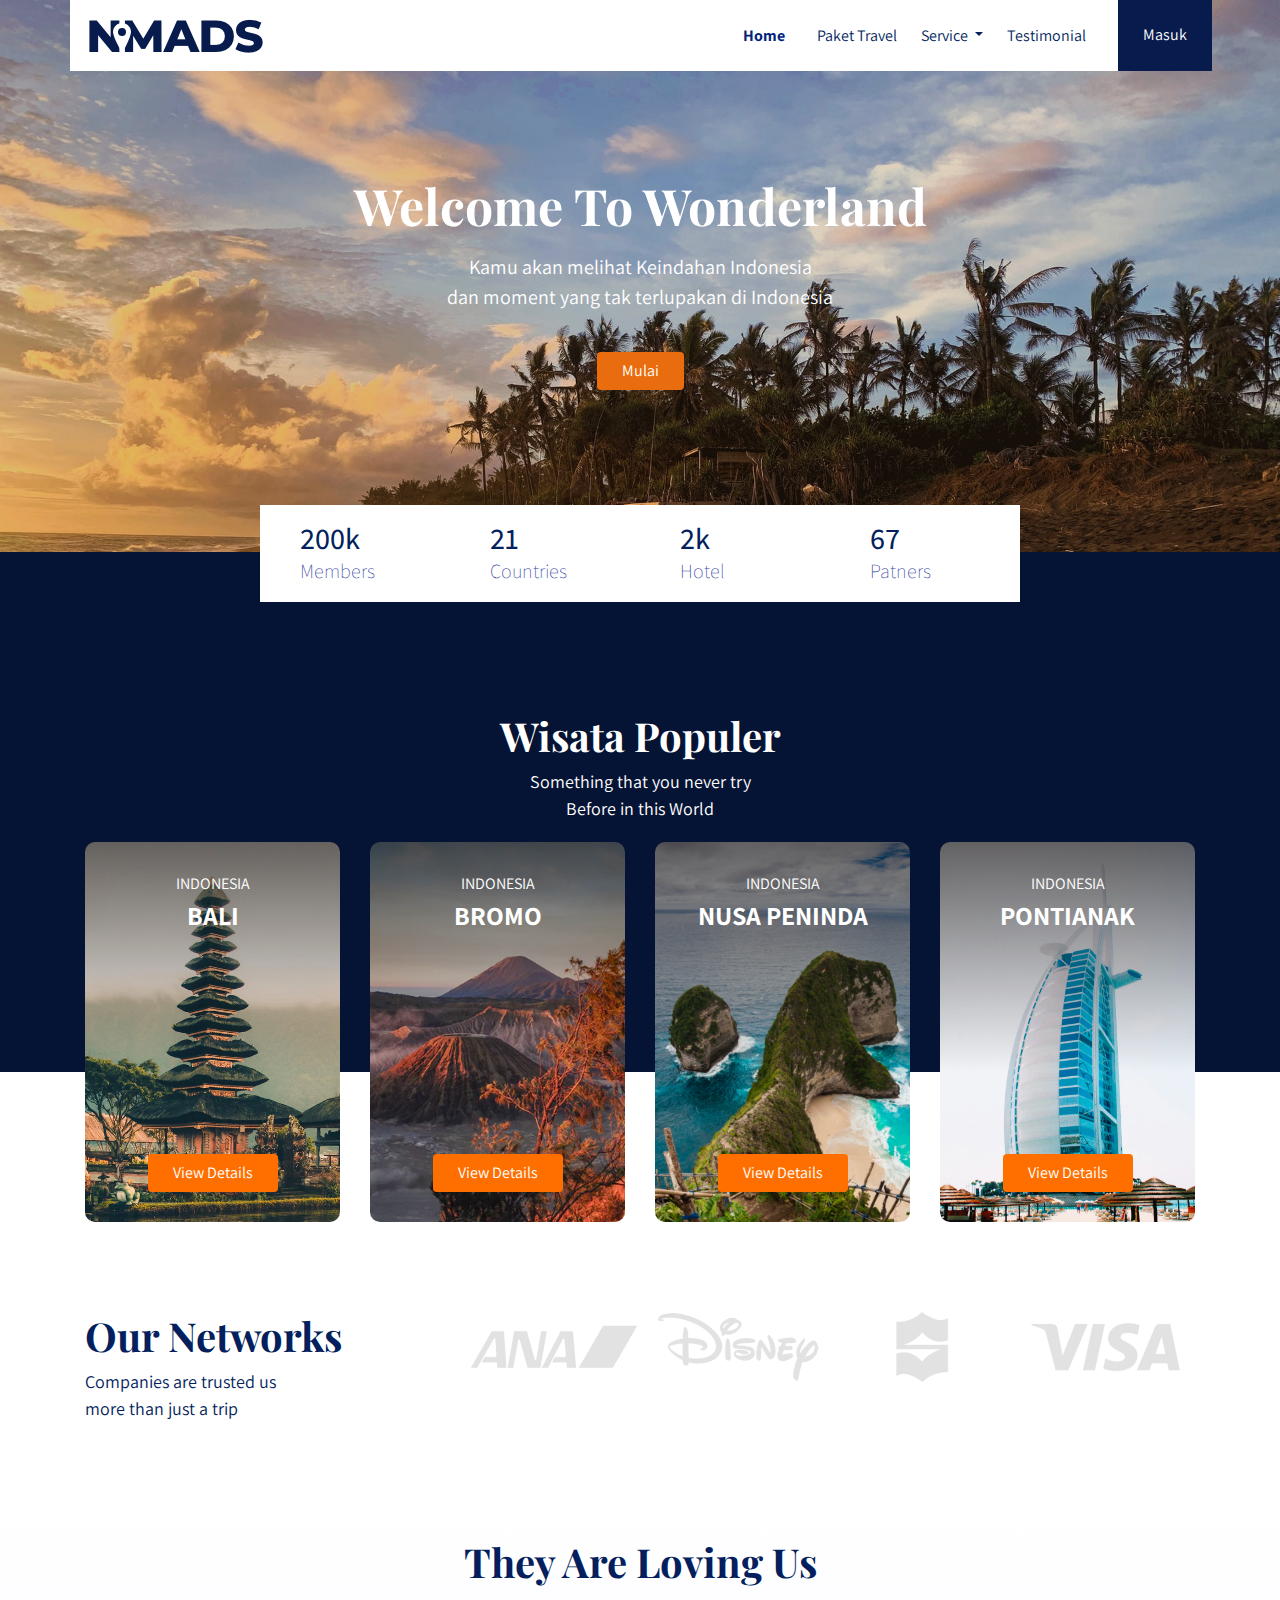
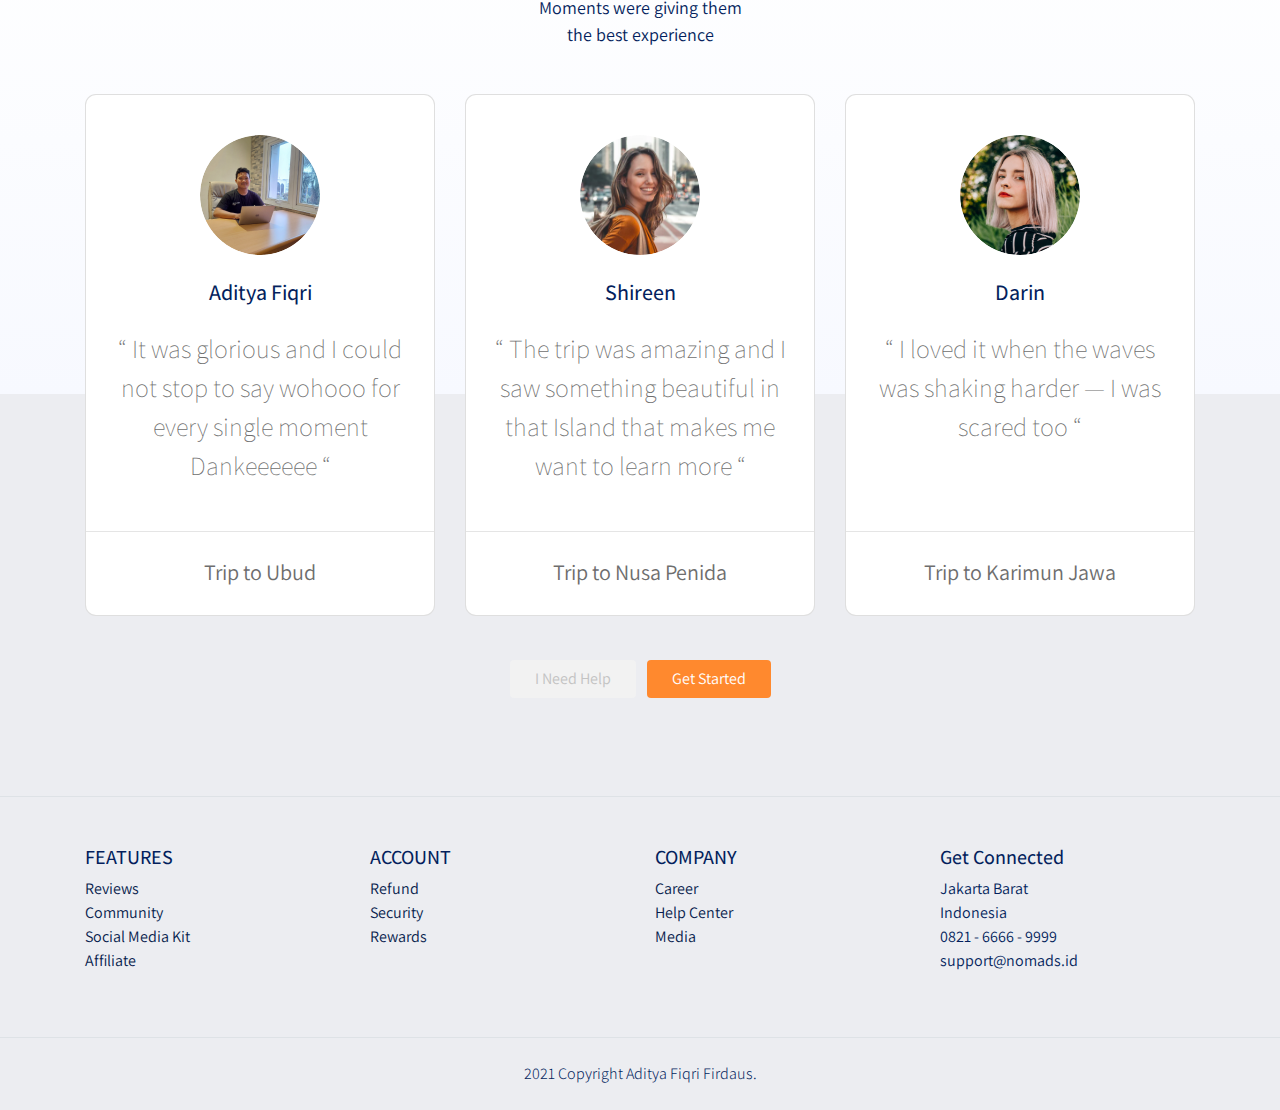
<file: index.html>
<!DOCTYPE html>
<html lang="en">
<head>
    <meta charset="UTF-8">
    <meta http-equiv="X-UA-Compatible" content="IE=edge">
    <meta name="viewport" content="width=device-width, initial-scale=1.0">
    <title>Travel</title>
    <link rel="stylesheet" href="frontend/libraries/css/bootstrap.css">
    <link rel="stylesheet" href="frontend/styles/main.css">
    <link
      href="https://fonts.googleapis.com/css?family=Assistant:200,400,700&&display=swap"
      rel="stylesheet"
    />
    <link
      href="https://fonts.googleapis.com/css?family=Playfair+Display:400,700&display=swap"
      rel="stylesheet"
    />
</head>
<body>
    <!-- Navbar -->
    <div class="container">
        <nav class="row navbar navbar-expand-lg navbar-light bg-white">
             <a href="#" class="nav-brand">
                 <img src="frontend/img/logo.png" alt="Logo NOMADS">
             </a>
             <button 
             class="navbar-toggler navbar-toggler-right"
             type="button"
             data-toggle="collapse"
             data-target="#navb"
             >
                <span class="navbar-toggler-icon"></span>

             </button>

             <div class="collapse navbar-collapse" id="navb">
                <ul class="navbar-nav ml-auto mr-3">
                    <li class="nav-item mx-md-2">
                        <a href="" class="nav-link active">Home</a>
                    </li>
                     <li class="nav-item mx-md-2">
                        <a href="detail.html" class="nav-link">Paket Travel</a>
                    </li>
                    <li class="nav-item dropdown">
                        <a href="#" class="nav-link dropdown-toggle" id="navbardrop"
                        data-toggle="dropdown">
                        Service
                    </a>
                    <div class="dropdown-menu">
                        <a href="" class="dropdown-item">Link</a>
                        <a href="" class="dropdown-item">link</a>
                        <a href="" class="dropdown-item">link</a>
                    </div>
                    </li>
                     <li class="nav-item mx-md-2">
                        <a href="" class="nav-link">Testimonial</a>
                    </li> 
                </ul>
                <!-- Mobile button -->
                <form class="form-inline d-sm-block d-md-none">
                    <button class="btn btn-login my-2 my-sm-0">
                    Masuk
                    </button>
                </form>
                <!-- Desktop Button -->
                <form class="form-inline my-2 my-lg-0 d-none d-md-block">
                    <button class="btn btn-login btn-navbar-right my-2 my-sm-0 px-4">
                    Masuk
                    </button>
                </form>
             </div>
        </nav>
    </div>
   
    <!-- Header -->
    <header class="text-center">
        <h1>Welcome To Wonderland</h1>
        <p class="mt-3">Kamu akan melihat Keindahan Indonesia
            <br />
           dan moment yang tak terlupakan di Indonesia
        </p>
        <a href="#" class="btn btn-get-started px-4 mt-4">
            Mulai
        </a>
    </header>
    <main>
        <div class="container">
            <section class="section-stats row justify-content-center" id="stats">
                <div class="col-3 col-md-2 stats-detail">
                    <h2>200k</h2>
                    <p>Members</p>
                </div>
                 <div class="col-3 col-md-2 stats-detail">
                    <h2>21</h2>
                    <p>Countries</p>
                </div>
                 <div class="col-3 col-md-2 stats-detail">
                    <h2>2k</h2>
                    <p>Hotel</p>
                </div>
                 <div class="col-3 col-md-2 stats-detail">
                    <h2>67</h2>
                    <p>Patners</p>
                </div>
            </section>
        </div>
        
        <section class="section-popular" id="popular">
            <div class="container">
                <div class="row">
                    <div class="col text-center section-popular-heading">
                        <h2>Wisata Populer</h2>
                        <p>
                            Something that you never try
                            <br />
                            Before in this World
                        </p>
                    </div>
                </div>
            </div>
        </section>

        <section class="section-popular-content" id="popularContent">
            <div class="container">
                <div class="section-popular-travel row justify-content-center">
                    <div class="col-sm-6 col-md-4 col-lg-3">
                        <div class="card-travel text-center d-flex flex-column"
                        style="background-image: url('frontend/img/travel-1.jpg');">
                            <div class="travel-negara">INDONESIA</div>
                            <div class="travel-lokasi"><b>BALI</b></div>
                            <div class="travel-button mt-auto">
                                <a href="#" class="btn btn-travel-details px-4">
                                    View Details
                                </a>
                            </div>
                        </div>
                    </div>
                    <div class="col-sm-6 col-md-4 col-lg-3">
                        <div class="card-travel text-center d-flex flex-column"
                        style="background-image: url('frontend/img/travel-2.jpg');">
                            <div class="travel-negara">INDONESIA</div>
                            <div class="travel-lokasi"><b>BROMO</b></div>
                            <div class="travel-button mt-auto">
                                <a href="#" class="btn btn-travel-details px-4">
                                    View Details
                                </a>
                            </div>
                        </div>
                    </div>
                    <div class="col-sm-6 col-md-4 col-lg-3">
                        <div class="card-travel text-center d-flex flex-column"
                        style="background-image: url('frontend/img/travel-3.jpg');">
                            <div class="travel-negara">INDONESIA</div>
                            <div class="travel-lokasi"><b>NUSA PENINDA</b></div>
                            <div class="travel-button mt-auto">
                                <a href="#" class="btn btn-travel-details px-4">
                                    View Details
                                </a>
                            </div>
                        </div>
                    </div>
                    <div class="col-sm-6 col-md-4 col-lg-3">
                        <div class="card-travel text-center d-flex flex-column"
                        style="background-image: url('frontend/img/travel-4.jpg');">
                            <div class="travel-negara">INDONESIA</div>
                            <div class="travel-lokasi"><b>PONTIANAK</b></div>
                            <div class="travel-button mt-auto">
                                <a href="#" class="btn btn-travel-details px-4">
                                    View Details
                                </a>
                            </div>
                        </div>
                    </div>
                </div>
            </div>
        </section>

        <section class="section-networks">
            <div class="container">
                <div class="row">
                    <div class="col-md-4">
                        <h2>Our Networks</h2>
                        <p>
                            Companies are trusted us
                            <br />
                            more than just a trip
                        </p>
                    </div>
                    <div class="col-md-8 text-center">
                        <img src="frontend/img/partner.png" 
                        alt="Logo Partner" 
                        class="img-partner" />
                    </div>
                </div>
            </div>
        </section>

        <section class="section-testimonial-heading"
        id="testimonialHeading">
        <div class="container">
            <div class="row">
                <div class="col text-center">
                   <h2>They Are Loving Us</h2>
                    <p>
                        Moments were giving them
                        <br />
                        the best experience
                    </p>
                </div>
            </div>
        </div>
        </section>

        <section class="section-testimonials-content" id="testimonialsContent">
        <div class="container">
          <div class="section-popular-travel row justify-content-center match-height">
            <div class="col-sm-6 col-md-6 col-lg-4">
              <div class="card card-testimonial text-center">
                <div class="testimonial-content">
                  <img
                    src="frontend/img/testi.png"
                    alt=""
                    class="mb-4 rounded-circle"
                  />
                  <h3 class="mb-4">Aditya Fiqri</h3>
                  <p class="testimonials">
                    “ It was glorious and I could not stop to say wohooo for
                    every single moment Dankeeeeee “
                  </p>
                </div>
                <hr />
                <p class="trip-to mt-2">Trip to Ubud</p>
              </div>
            </div>
            <div class="col-sm-6 col-md-6 col-lg-4">
              <div class="card card-testimonial text-center">
                <div class="testimonial-content">
                  <img
                    src="frontend/img/avatar-2.png"
                    alt=""
                    class="mb-4 rounded-circle"
                  />
                  <h3 class="mb-4">Shireen</h3>
                  <p class="testimonials">
                    “ The trip was amazing and I saw something beautiful in that
                    Island that makes me want to learn more “
                  </p>
                </div>
                <hr />
                <p class="trip-to mt-2">Trip to Nusa Penida</p>
              </div>
            </div>
            <div class="col-sm-6 col-md-6 col-lg-4">
              <div class="card card-testimonial text-center">
                <div class="testimonial-content mb-auto">
                  <img
                    src="frontend/img/avatar-3.png"
                    alt=""
                    class="mb-4 rounded-circle"
                  />
                  <h3 class="mb-4">Darin</h3>
                  <p class="testimonials">
                    “ I loved it when the waves was shaking harder — I was
                    scared too “
                  </p>
                </div>
                <hr />
                <p class="trip-to mt-2">Trip to Karimun Jawa</p>
              </div>
            </div>
          </div>
          <div class="row">
            <div class="col-12 text-center">
              <a href="#" class="btn btn-need-help px-4 mt-4 mx-1">
                I Need Help
              </a>
              <a href="#" class="btn btn-get-started px-4 mt-4 mx-1">
                Get Started
              </a>
            </div>
          </div>
        </div>
      </section>

    </main>
    
    <footer class="section-footer mt-5 mb-4 border-top">
      <div class="container pt-5 pb-5">
        <div class="row justify-content-center">
          <div class="col-12">
            <div class="row">
              <div class="col-12">
                <div class="row">
                  <div class="col-12 col-lg-3">
                    <h5>FEATURES</h5>
                    <ul class="list-unstyled">
                      <li>
                        <a href="#">Reviews</a>
                      </li>
                      <li>
                        <a href="#">Community</a>
                      </li>
                      <li>
                        <a href="#">Social Media Kit</a>
                      </li>
                      <li>
                        <a href="#">Affiliate</a>
                      </li>
                    </ul>
                  </div>
                  <div class="col-12 col-lg-3">
                    <h5>ACCOUNT</h5>
                    <ul class="list-unstyled">
                      <li><a href="#">Refund</a></li>
                      <li><a href="#">Security</a></li>
                      <li><a href="#">Rewards</a></li>
                    </ul>
                  </div>
                  <div class="col-12 col-lg-3">
                    <h5>COMPANY</h5>
                    <ul class="list-unstyled">
                      <li><a href="#">Career</a></li>
                      <li><a href="#">Help Center</a></li>
                      <li><a href="#">Media</a></li>
                    </ul>
                  </div>
                  <div class="col-12 col-lg-3">
                    <h5>Get Connected</h5>
                    <ul class="list-unstyled">
                      <li>Jakarta Barat</li>
                      <li>Indonesia</li>
                      <li>0821 - 6666 - 9999</li>
                      <li>support@nomads.id</li>
                    </ul>
                  </div>
                </div>
              </div>
            </div>
          </div>
        </div>
      </div>
      <div class="container-fluid">
        <div
          class="row border-top justify-content-center align-items-center pt-4"
        >
          <div class="col-auto text-gray-500 font-weight-light">
            2021 Copyright Aditya Fiqri Firdaus.
          </div>
        </div>
      </div>
    </footer> 




    <script src="frontend/libraries/retina/retina.min.js"></script>
    <script src="frontend/libraries/jquery/jquery-3.6.0.min.js"></script>
    <script src="frontend/libraries/js/bootstrap.js"></script>
</body>
</html>
</file>
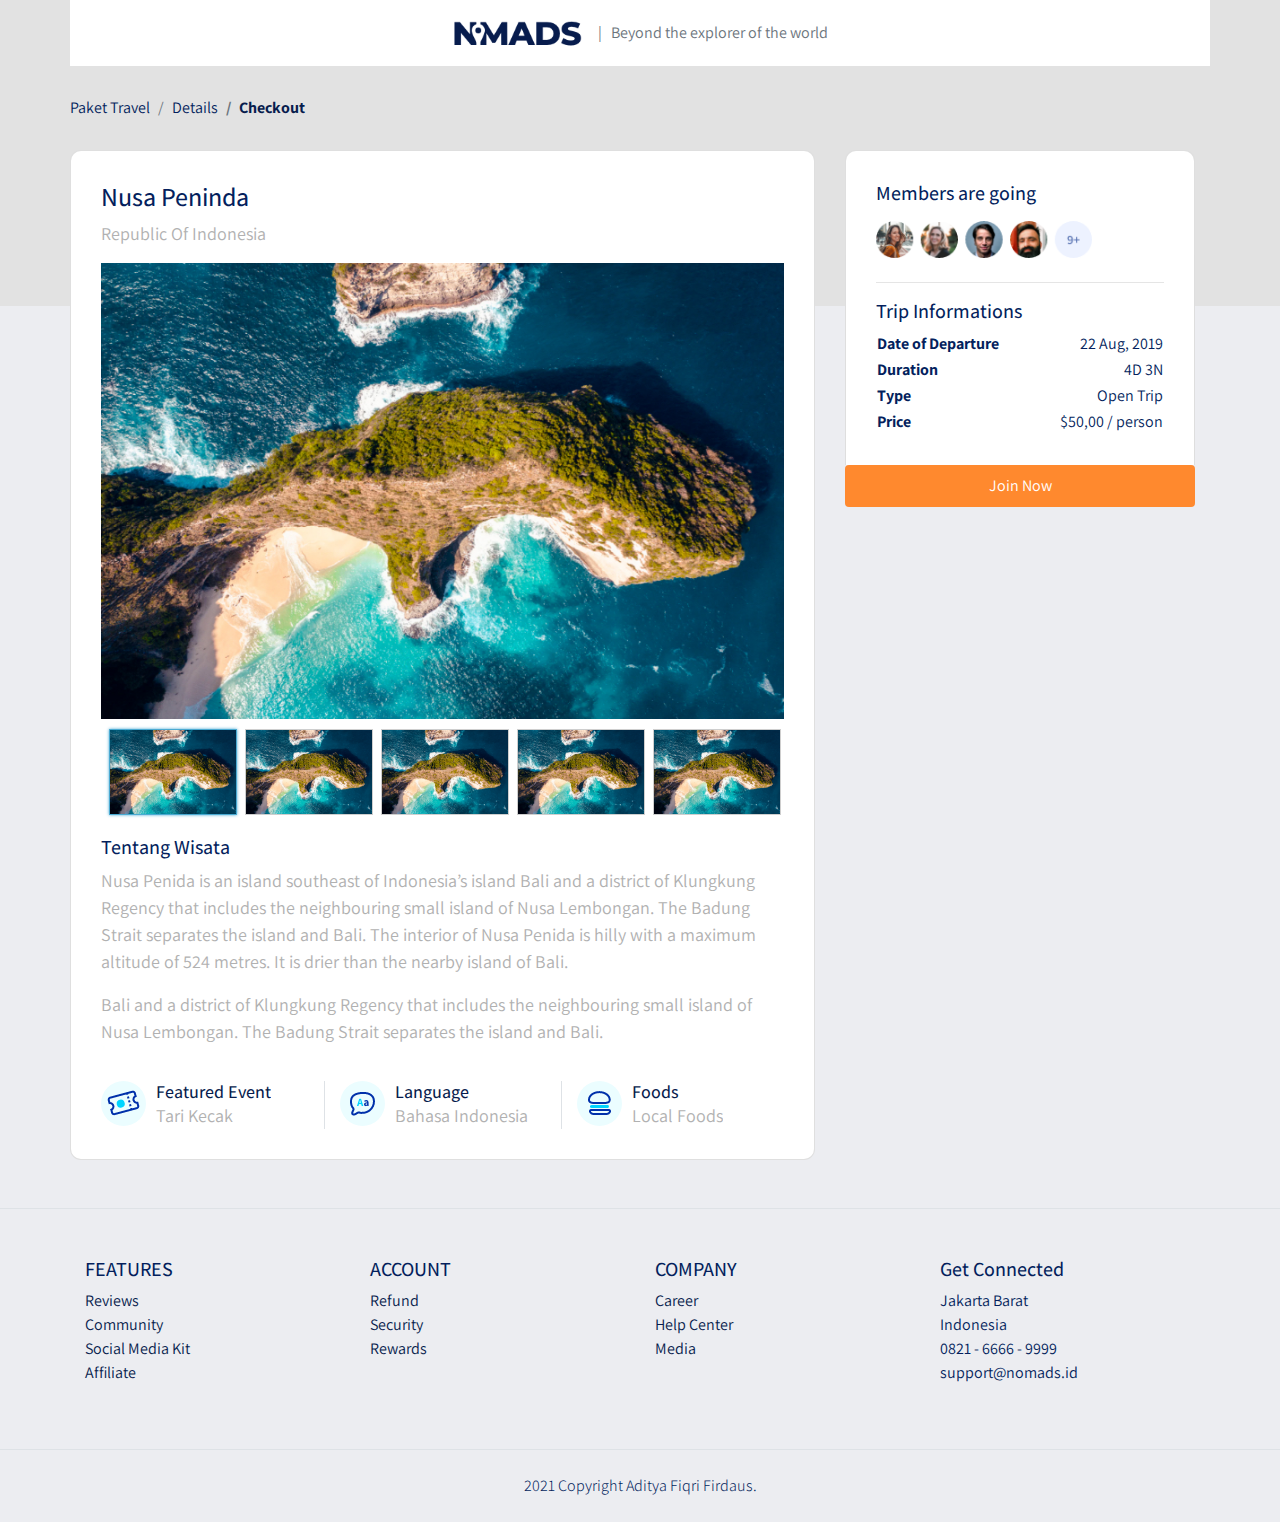
<file: checkout.html>
<!DOCTYPE html>
<html lang="en">
<head>
    <meta charset="UTF-8">
    <meta http-equiv="X-UA-Compatible" content="IE=edge">
    <meta name="viewport" content="width=device-width, initial-scale=1.0">
    <title>CheckOut</title>
    <link rel="stylesheet" href="frontend/libraries/css/bootstrap.css">
    <link rel="stylesheet" href="frontend/libraries/xzoom/dist/xzoom.css">
    <link rel="stylesheet" href="frontend/styles/main.css">
    
    <link
      href="https://fonts.googleapis.com/css?family=Assistant:200,400,700&&display=swap"
      rel="stylesheet"
    />
    <link
      href="https://fonts.googleapis.com/css?family=Playfair+Display:400,700&display=swap"
      rel="stylesheet"
    />
</head>
<body>
    <!-- Navbar -->
    <div class="container">
        <nav class="row navbar navbar-expand-lg navbar-light bg-white">
          <div class="navbar-nav ml-auto mr-auto mr-sm-auto mr-lg-0 mr-md-auto">
            <a class="navbar-brand" href="index.html">
              <img src="frontend/img/logo.png" alt="" />
            </a>
          </div>
          <ul class="navbar-nav mr-auto d-none d-lg-block">
            <li>
              <span class="text-muted"
                >| &nbsp; Beyond the explorer of the world</span
              >
            </li>
          </ul>
        </nav>
    </div>
   
    <main>
      <section class="section-details-header"></section>
      <section class="section-details-content">
        <div class="container">
          <div class="row">
            <div class="col p-0">
              <nav>
                <ol class="breadcrumb">
                  <li class="breadcrumb-item">
                    Paket Travel
                  </li>
                  <li class="breadcrumb-item ">
                    Details
                  </li>
                  <li class="breadcrumb-item active">
                    Checkout
                  </li>
                </ol>
              </nav>
            </div>
          </div>
          <div class="row">
            <div class="col-lg-8 pl-lg-0">
              <div class="card card-details">
                <h1>
                  Nusa Peninda
                </h1>
                <p>Republic Of Indonesia</p>
                <div class="gallery">
                  <div class="xzoom-container">
                    <img
                      class="xzoom"
                      id="xzoom-default"
                      src="frontend/img/details-1.jpg"
                      xoriginal="frontend/img/details-1.jpg"
                    />
                  </div>
                  <div class="xzoom-thumbs">
                    <a href="frontend/img/details-1.jpg">
                    <img 
                    src="frontend/img/details-1.jpg" 
                    class="xzoom-gallery" 
                    width="128" 
                    xpreview="frontend/img/details-1.jpg" 
                  />
                  </a>
                  <a href="frontend/img/details-1.jpg">
                    <img 
                    src="frontend/img/details-1.jpg" 
                    class="xzoom-gallery" 
                    width="128" 
                    xpreview="frontend/img/details-1.jpg" 
                    />
                  </a>
                  <a href="frontend/img/details-1.jpg">
                    <img 
                    src="frontend/img/details-1.jpg" 
                    class="xzoom-gallery" 
                    width="128" 
                    xpreview="frontend/img/details-1.jpg" 
                  />
                  </a>
                  <a href="frontend/img/details-1.jpg">
                    <img 
                    src="frontend/img/details-1.jpg" 
                    class="xzoom-gallery" 
                    width="128" 
                    xpreview="frontend/img/details-1.jpg" 
                  />
                  </a>
                  <a href="frontend/img/details-1.jpg">
                    <img 
                    
                    src="frontend/img/details-1.jpg" 
                    class="xzoom-gallery" 
                    width="128" 
                    xpreview="frontend/img/details-1.jpg"
                  />
                  </a>
                  </div>
                </div>
                <h2>Tentang Wisata</h2>
                <p>
                    Nusa Penida is an island southeast of Indonesia’s island
                    Bali and a district of Klungkung Regency that includes the
                    neighbouring small island of Nusa Lembongan. The Badung
                    Strait separates the island and Bali. The interior of Nusa
                    Penida is hilly with a maximum altitude of 524 metres. It is
                    drier than the nearby island of Bali.
                  </p>
                  <p>
                    Bali and a district of Klungkung Regency that includes the
                    neighbouring small island of Nusa Lembongan. The Badung
                    Strait separates the island and Bali.
                  </p>
                  <div class="features row">
                    <div class="col-md-4">
                      <img 
                      src="frontend/img/ic_event.png" 
                      alt="" 
                      class="features-image">
                      <div class="description">
                        <h3>Featured Event</h3>
                        <p>Tari Kecak</p>
                      </div>
                    </div>
                    <div class="col-md-4 border-left">
                      <img 
                      src="frontend/img/ic_bahasa.png" 
                      alt="" 
                      class="features-image">
                      <div class="description">
                        <h3>Language</h3>
                        <p>Bahasa Indonesia</p>
                      </div>
                    </div>
                    <div class="col-md-4 border-left">
                      <img
                       src="frontend/img/ic_foods.png" 
                       alt="" 
                       class="features-image">
                      <div class="description">
                        <h3>Foods</h3>
                        <p>Local Foods</p>
                      </div>
                    </div>
                  </div>
              </div>
            </div>
            <div class="col-lg-4">
              <div class="card card-details card-right">
                <h2>Members are going</h2>
                <div class="member my-2">
                    <img src="frontend/img/members.png" 
                    class="w-75">
                </div>
                <hr>
                <h2>Trip Informations</h2>
                <table class="trip-informations">
                  <tr>
                    <th width="50%">Date of Departure</th>
                    <td width="50%" class="text-right">22 Aug, 2019</td>
                  </tr>
                  <tr>
                    <th width="50%">Duration</th>
                    <td width="50%" class="text-right">4D 3N</td>
                  </tr>
                  <tr>
                    <th width="50%">Type</th>
                    <td width="50%" class="text-right">Open Trip</td>
                  </tr>
                  <tr>
                    <th width="50%">Price</th>
                    <td width="50%" class="text-right">$50,00 / person</td>
                  </tr>
                </table>
              </div>
              <div class="join-container">
                <a href="#" class="btn btn-block btn-join-now mt-3 py-2"
                  >Join Now</a>
              </div>
            </div>
          </div>
        </div>
      </section>
    </main>

    <footer class="section-footer mt-5 mb-4 border-top">
      <div class="container pt-5 pb-5">
        <div class="row justify-content-center">
          <div class="col-12">
            <div class="row">
              <div class="col-12">
                <div class="row">
                  <div class="col-12 col-lg-3">
                    <h5>FEATURES</h5>
                    <ul class="list-unstyled">
                      <li>
                        <a href="#">Reviews</a>
                      </li>
                      <li>
                        <a href="#">Community</a>
                      </li>
                      <li>
                        <a href="#">Social Media Kit</a>
                      </li>
                      <li>
                        <a href="#">Affiliate</a>
                      </li>
                    </ul>
                  </div>
                  <div class="col-12 col-lg-3">
                    <h5>ACCOUNT</h5>
                    <ul class="list-unstyled">
                      <li><a href="#">Refund</a></li>
                      <li><a href="#">Security</a></li>
                      <li><a href="#">Rewards</a></li>
                    </ul>
                  </div>
                  <div class="col-12 col-lg-3">
                    <h5>COMPANY</h5>
                    <ul class="list-unstyled">
                      <li><a href="#">Career</a></li>
                      <li><a href="#">Help Center</a></li>
                      <li><a href="#">Media</a></li>
                    </ul>
                  </div>
                  <div class="col-12 col-lg-3">
                    <h5>Get Connected</h5>
                    <ul class="list-unstyled">
                      <li>Jakarta Barat</li>
                      <li>Indonesia</li>
                      <li>0821 - 6666 - 9999</li>
                      <li>support@nomads.id</li>
                    </ul>
                  </div>
                </div>
              </div>
            </div>
          </div>
        </div>
      </div>
      <div class="container-fluid">
        <div
          class="row border-top justify-content-center align-items-center pt-4"
        >
          <div class="col-auto text-gray-500 font-weight-light">
            2021 Copyright Aditya Fiqri Firdaus.
          </div>
        </div>
      </div>
    </footer> 




    <script src="frontend/libraries/retina/retina.min.js"></script>
    <script src="frontend/libraries/jquery/jquery-3.6.0.min.js"></script>
    <script src="frontend/libraries/js/bootstrap.js"></script>
    <script src="frontend/libraries/xzoom/dist/xzoom.min.js"></script>
      <script>
      $(document).ready(function() {
        $('.xzoom, .xzoom-gallery').xzoom({
          zoomWidth: 500,
          title: false,
          tint: '#333',
          Xoffset: 15
        });
      });
    </script>
</body>
</html>
</file>
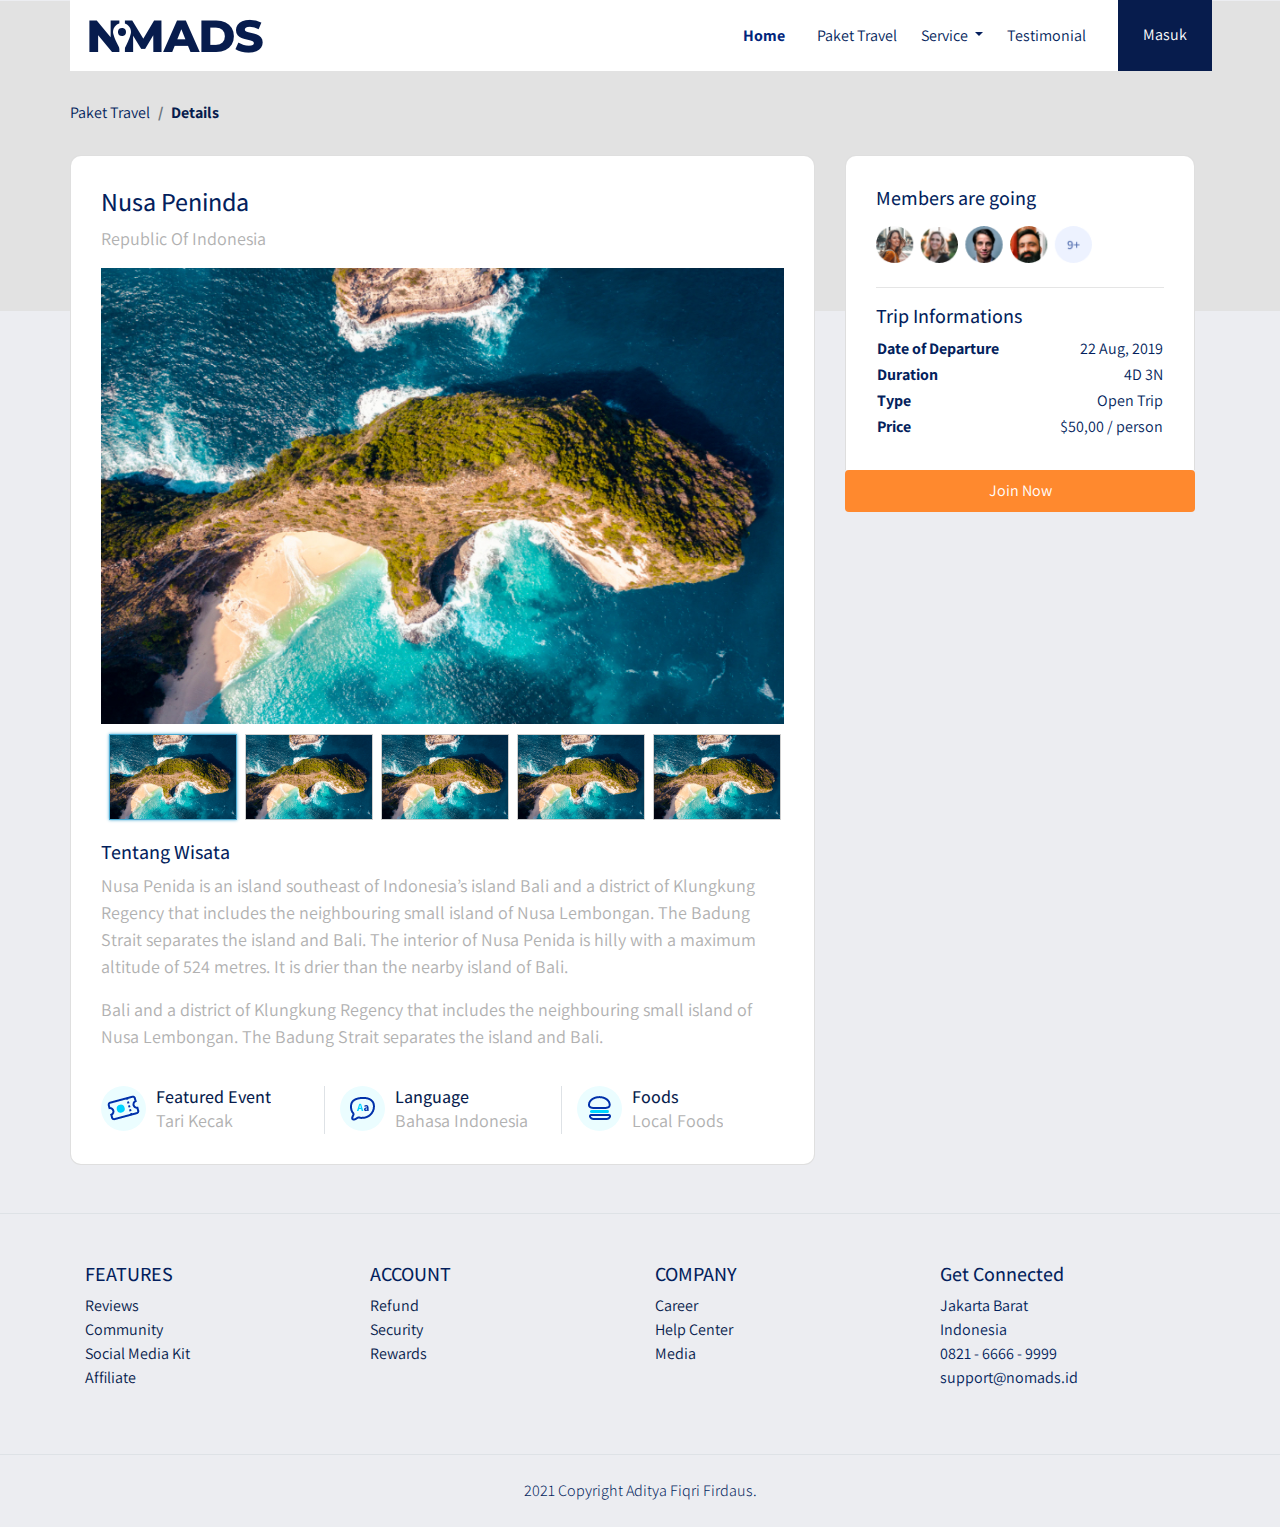
<file: detail.html>
<!DOCTYPE html>
<html lang="en">
<head>
    <meta charset="UTF-8">
    <meta http-equiv="X-UA-Compatible" content="IE=edge">
    <meta name="viewport" content="width=device-width, initial-scale=1.0">
    <title>Detail</title>
    <link rel="stylesheet" href="frontend/libraries/css/bootstrap.css">
    <link rel="stylesheet" href="frontend/libraries/xzoom/dist/xzoom.css">
    <link rel="stylesheet" href="frontend/styles/main.css">
    
    <link
      href="https://fonts.googleapis.com/css?family=Assistant:200,400,700&&display=swap"
      rel="stylesheet"
    />
    <link
      href="https://fonts.googleapis.com/css?family=Playfair+Display:400,700&display=swap"
      rel="stylesheet"
    />
</head>
<body>
    <!-- Navbar -->
    <div class="container">
        <nav class="row navbar navbar-expand-lg navbar-light bg-white">
             <a href="#" class="nav-brand">
                 <img src="frontend/img/logo.png" alt="Logo NOMADS">
             </a>
             <button 
             class="navbar-toggler navbar-toggler-right"
             type="button"
             data-toggle="collapse"
             data-target="#navb"
             >
                <span class="navbar-toggler-icon"></span>

             </button>

             <div class="collapse navbar-collapse" id="navb">
                <ul class="navbar-nav ml-auto mr-3">
                    <li class="nav-item mx-md-2">
                        <a href="index.html" class="nav-link active">Home</a>
                    </li>
                     <li class="nav-item mx-md-2">
                        <a href="detail.html" class="nav-link">Paket Travel</a>
                    </li>
                    <li class="nav-item dropdown">
                        <a href="#" class="nav-link dropdown-toggle" id="navbardrop"
                        data-toggle="dropdown">
                        Service
                    </a>
                    <div class="dropdown-menu">
                        <a href="" class="dropdown-item">Link</a>
                        <a href="" class="dropdown-item">link</a>
                        <a href="" class="dropdown-item">link</a>
                    </div>
                    </li>
                     <li class="nav-item mx-md-2">
                        <a href="" class="nav-link">Testimonial</a>
                    </li> 
                </ul>
                <!-- Mobile button -->
                <form class="form-inline d-sm-block d-md-none">
                    <button class="btn btn-login my-2 my-sm-0">
                    Masuk
                    </button>
                </form>
                <!-- Desktop Button -->
                <form class="form-inline my-2 my-lg-0 d-none d-md-block">
                    <button class="btn btn-login btn-navbar-right my-2 my-sm-0 px-4">
                    Masuk
                    </button>
                </form>
             </div>
        </nav>
    </div>
   
    <main>
      <section class="section-details-header"></section>
      <section class="section-details-content">
        <div class="container">
          <div class="row">
            <div class="col p-0">
              <nav>
                <ol class="breadcrumb">
                  <li class="breadcrumb-item">
                    Paket Travel
                  </li>
                  <li class="breadcrumb-item active">
                    Details
                  </li>
                </ol>
              </nav>
            </div>
          </div>
          <div class="row">
            <div class="col-lg-8 pl-lg-0">
              <div class="card card-details">
                <h1>
                  Nusa Peninda
                </h1>
                <p>Republic Of Indonesia</p>
                <div class="gallery">
                  <div class="xzoom-container">
                    <img
                      class="xzoom"
                      id="xzoom-default"
                      src="frontend/img/details-1.jpg"
                      xoriginal="frontend/img/details-1.jpg"
                    />
                  </div>
                  <div class="xzoom-thumbs">
                    <a href="frontend/img/details-1.jpg">
                    <img 
                    src="frontend/img/details-1.jpg" 
                    class="xzoom-gallery" 
                    width="128" 
                    xpreview="frontend/img/details-1.jpg" 
                  />
                  </a>
                  <a href="frontend/img/details-1.jpg">
                    <img 
                    src="frontend/img/details-1.jpg" 
                    class="xzoom-gallery" 
                    width="128" 
                    xpreview="frontend/img/details-1.jpg" 
                    />
                  </a>
                  <a href="frontend/img/details-1.jpg">
                    <img 
                    src="frontend/img/details-1.jpg" 
                    class="xzoom-gallery" 
                    width="128" 
                    xpreview="frontend/img/details-1.jpg" 
                  />
                  </a>
                  <a href="frontend/img/details-1.jpg">
                    <img 
                    src="frontend/img/details-1.jpg" 
                    class="xzoom-gallery" 
                    width="128" 
                    xpreview="frontend/img/details-1.jpg" 
                  />
                  </a>
                  <a href="frontend/img/details-1.jpg">
                    <img 
                    
                    src="frontend/img/details-1.jpg" 
                    class="xzoom-gallery" 
                    width="128" 
                    xpreview="frontend/img/details-1.jpg"
                  />
                  </a>
                  </div>
                </div>
                <h2>Tentang Wisata</h2>
                <p>
                    Nusa Penida is an island southeast of Indonesia’s island
                    Bali and a district of Klungkung Regency that includes the
                    neighbouring small island of Nusa Lembongan. The Badung
                    Strait separates the island and Bali. The interior of Nusa
                    Penida is hilly with a maximum altitude of 524 metres. It is
                    drier than the nearby island of Bali.
                  </p>
                  <p>
                    Bali and a district of Klungkung Regency that includes the
                    neighbouring small island of Nusa Lembongan. The Badung
                    Strait separates the island and Bali.
                  </p>
                  <div class="features row">
                    <div class="col-md-4">
                      <img 
                      src="frontend/img/ic_event.png" 
                      alt="" 
                      class="features-image">
                      <div class="description">
                        <h3>Featured Event</h3>
                        <p>Tari Kecak</p>
                      </div>
                    </div>
                    <div class="col-md-4 border-left">
                      <img 
                      src="frontend/img/ic_bahasa.png" 
                      alt="" 
                      class="features-image">
                      <div class="description">
                        <h3>Language</h3>
                        <p>Bahasa Indonesia</p>
                      </div>
                    </div>
                    <div class="col-md-4 border-left">
                      <img
                       src="frontend/img/ic_foods.png" 
                       alt="" 
                       class="features-image">
                      <div class="description">
                        <h3>Foods</h3>
                        <p>Local Foods</p>
                      </div>
                    </div>
                  </div>
              </div>
            </div>
            <div class="col-lg-4">
              <div class="card card-details card-right">
                <h2>Members are going</h2>
                <div class="member my-2">
                    <img src="frontend/img/members.png" 
                    class="w-75">
                </div>
                <hr>
                <h2>Trip Informations</h2>
                <table class="trip-informations">
                  <tr>
                    <th width="50%">Date of Departure</th>
                    <td width="50%" class="text-right">22 Aug, 2019</td>
                  </tr>
                  <tr>
                    <th width="50%">Duration</th>
                    <td width="50%" class="text-right">4D 3N</td>
                  </tr>
                  <tr>
                    <th width="50%">Type</th>
                    <td width="50%" class="text-right">Open Trip</td>
                  </tr>
                  <tr>
                    <th width="50%">Price</th>
                    <td width="50%" class="text-right">$50,00 / person</td>
                  </tr>
                </table>
              </div>
              <div class="join-container">
                <a href="#" class="btn btn-block btn-join-now mt-3 py-2"
                  >Join Now</a>
              </div>
            </div>
          </div>
        </div>
      </section>
    </main>

    <footer class="section-footer mt-5 mb-4 border-top">
      <div class="container pt-5 pb-5">
        <div class="row justify-content-center">
          <div class="col-12">
            <div class="row">
              <div class="col-12">
                <div class="row">
                  <div class="col-12 col-lg-3">
                    <h5>FEATURES</h5>
                    <ul class="list-unstyled">
                      <li>
                        <a href="#">Reviews</a>
                      </li>
                      <li>
                        <a href="#">Community</a>
                      </li>
                      <li>
                        <a href="#">Social Media Kit</a>
                      </li>
                      <li>
                        <a href="#">Affiliate</a>
                      </li>
                    </ul>
                  </div>
                  <div class="col-12 col-lg-3">
                    <h5>ACCOUNT</h5>
                    <ul class="list-unstyled">
                      <li><a href="#">Refund</a></li>
                      <li><a href="#">Security</a></li>
                      <li><a href="#">Rewards</a></li>
                    </ul>
                  </div>
                  <div class="col-12 col-lg-3">
                    <h5>COMPANY</h5>
                    <ul class="list-unstyled">
                      <li><a href="#">Career</a></li>
                      <li><a href="#">Help Center</a></li>
                      <li><a href="#">Media</a></li>
                    </ul>
                  </div>
                  <div class="col-12 col-lg-3">
                    <h5>Get Connected</h5>
                    <ul class="list-unstyled">
                      <li>Jakarta Barat</li>
                      <li>Indonesia</li>
                      <li>0821 - 6666 - 9999</li>
                      <li>support@nomads.id</li>
                    </ul>
                  </div>
                </div>
              </div>
            </div>
          </div>
        </div>
      </div>
      <div class="container-fluid">
        <div
          class="row border-top justify-content-center align-items-center pt-4"
        >
          <div class="col-auto text-gray-500 font-weight-light">
            2021 Copyright Aditya Fiqri Firdaus.
          </div>
        </div>
      </div>
    </footer> 




    <script src="frontend/libraries/retina/retina.min.js"></script>
    <script src="frontend/libraries/jquery/jquery-3.6.0.min.js"></script>
    <script src="frontend/libraries/js/bootstrap.js"></script>
    <script src="frontend/libraries/xzoom/dist/xzoom.min.js"></script>
      <script>
      $(document).ready(function() {
        $('.xzoom, .xzoom-gallery').xzoom({
          zoomWidth: 500,
          title: false,
          tint: '#333',
          Xoffset: 15
        });
      });
    </script>
</body>
</html>
</file>
<file: frontend/styles/main.css>
body {
  background-color: #ecedf1;
  font-family: 'Assistant', sans-serif;
  color: #041f5d;
}

.navbar-brand img {
  max-height: 40px;
}

.btn-navbar-right {
  margin-top: -11px !important;
  height: 72px;
  margin-bottom: -10px !important;
  margin-right: -18px !important;
  border-radius: 0;
}

.navbar-light .navbar-nav .nav-link {
  color: #041f5d;
}

.navbar-light .navbar-nav .nav-link.active {
  font-weight: bold;
  color: #00257c !important;
}

.btn-login {
  background-color: #071C4D;
  color: #fff;
}

.btn-login:hover {
  background-color: #a1bdff;
  color: #00078d;
}

header {
  padding: 180px 0 165px;
  margin-top: -75px;
  background-image: url("../img/bgnomads.jpg");
  background-size: cover;
}

header h1, header p {
  color: #fff;
}

header h1 {
  font-family: 'Playfair Display', serif;
  font-weight: bold;
  font-size: 50px;
}

header p {
  font-size: 20px;
}

header .btn-get-started {
  background-color: #e96d0e;
  color: #fff;
}

header .btn-get-started:hover {
  background-color: #ff9c51;
  color: #d3cfca;
}

.section-stats {
  margin-top: -50px;
}

.section-stats .stats-detail {
  padding-top: 15px;
  background-color: #fff;
  padding-left: 40px;
}

.section-stats h2 {
  font-size: 30px;
  font-weight: 500;
  margin-bottom: 0;
  color: #041f5d;
}

.section-stats p {
  font-size: 20px;
  font-weight: lighter;
  color: #3041a3;
}

.section-popular {
  min-height: 540px;
  background-color: #051334;
  margin-top: -50px;
  margin-bottom: -250px;
}

.section-popular .section-popular-heading {
  margin-top: 160px;
}

.section-popular .section-popular-heading h2, .section-popular .section-popular-heading p {
  color: #fff;
}

.section-popular .section-popular-heading h2 {
  font-family: 'Playfair Display', serif;
  font-weight: bold;
  font-size: 40px;
}

.section-popular .section-popular-heading p {
  font-size: 18px;
}

.section-popular-content .section-popular-travel .card-travel {
  min-height: 380px;
  background-color: #ddd;
  color: #fff;
  padding: 30px;
  background-size: cover;
  margin-bottom: 20px;
  border-radius: 10px;
}

.section-popular-content .section-popular-travel .travel-negara {
  font-size: 16px;
  color: #fff;
}

.section-popular-content .section-popular-travel .travel-lokasi {
  font-size: 26px;
  color: #fff;
}

.section-popular-content .section-popular-travel .travel-button .btn-travel-details {
  background-color: #ff6f00;
  color: #fff;
}

.section-popular-content .section-popular-travel .travel-button .btn-travel-details:hover {
  background-color: #e79d65;
  color: #fff;
}

.section-networks {
  background-color: #fff;
  margin-top: -170px;
  padding-top: 240px;
  padding-bottom: 50px;
}

.section-networks h2 {
  font-family: 'Playfair Display',  serif;
  font-weight: bold;
  font-size: 40px;
}

.section-networks p {
  font-size: 18px;
}

.section-networks img {
  max-width: 100%;
}

.section-testimonial-heading {
  background: -webkit-gradient(linear, left top, left bottom, from(#fff), to(#f7f9ff));
  background: linear-gradient(#fff 0%, #f7f9ff 100%);
  padding: 50px;
  min-height: 506px;
}

.section-testimonial-heading h2 {
  font-family: "Playfair Display", serif;
  font-weight: bold;
  font-size: 40px;
}

.section-testimonial-heading p {
  font-size: 18px;
}

.section-testimonials-content {
  margin-top: -300px;
  padding-bottom: 50px;
}

.section-testimonials-content .card-testimonial {
  padding: 40px 20px 10px;
  border-radius: 11px;
  margin-bottom: 20px;
}

.section-testimonials-content .card-testimonial .testimonial-content {
  min-height: 380px;
}

.section-testimonials-content .card-testimonial h3 {
  font-size: 22px;
}

.section-testimonials-content .card-testimonial .testimonials {
  font-size: 26px;
  text-align: center;
  color: #6e6e6e;
  font-weight: 200;
}

.section-testimonials-content .card-testimonial .trip-to {
  font-weight: normal;
  font-size: 22px;
  color: #6e6e6e;
}

.section-testimonials-content .card-testimonial hr {
  margin-left: -20px;
  margin-right: -20px;
}

.section-testimonials-content .btn-get-started {
  background-color: #ff892e;
  color: #fff;
}

.section-testimonials-content .btn-get-started:hover {
  background-color: #faba89;
  color: #ff8800;
}

.section-testimonials-content .btn-need-help {
  background-color: #F2F2F2;
  color: #C3C3C3;
}

.section-testimonials-content .btn-need-help:hover {
  background-color: #838383;
  color: #ffffff;
}

.section-footer a {
  color: #071c4d;
}

.section-details-header {
  min-height: 310px;
  background: #e2e2e2;
  margin-top: -70px;
}

.section-details-content {
  margin-top: -210px;
  min-height: 100vh;
}

.section-details-content .breadcrumb {
  background-color: transparent;
  padding: 0;
  margin-bottom: 30px;
}

.section-details-content .breadcrumb-item.active {
  font-weight: bold;
  color: #071C4D;
}

.section-details-content .card-details {
  padding: 30px;
  border-radius: 11px;
}

.section-details-content .card-details h1 {
  font-size: 26px;
}

.section-details-content .card-details h2 {
  font-size: 20px;
}

.section-details-content .card-details p {
  font-size: 18px;
  color: #b1b1b1;
}

.section-details-content .card-right {
  border-bottom-left-radius: 0;
  border-bottom-right-radius: 0;
  border-bottom: 0;
}

.section-details-content .features {
  margin-top: 20px;
}

.section-details-content .features h3 {
  font-size: 18px;
  color: #071C4D;
  margin-bottom: 0;
}

.section-details-content .features p {
  margin-bottom: 0;
}

.section-details-content .features .description {
  margin-left: 10px;
  overflow: hidden;
  float: left;
}

.section-details-content .features .features-image {
  width: 45px;
  height: 45px;
  float: left;
}

.section-details-content .gallery .xzoom-container {
  display: block;
}

.section-details-content .gallery .xzoom-container .xzoom {
  width: 100%;
  -webkit-box-shadow: none;
          box-shadow: none;
  margin-bottom: 10px;
}

.section-details-content .gallery .xzoom-container .xactive {
  border: 4px solid #1abc9c;
  -webkit-box-shadow: none;
          box-shadow: none;
}

.section-details-content .join-container {
  margin-top: -16px;
}

.section-details-content .btn-join-now {
  background-color: #ff892e;
  color: #fff;
}

.section-details-content .btn-join-now:hover {
  background-color: #f8c299;
  color: #ff9b29;
}
/*# sourceMappingURL=main.css.map */
</file>
<file: frontend/libraries/xzoom/dist/xzoom.css>
/* Compatibility styles for frameworks like bootstrap, foundation e.t.c */
.xzoom-source img, .xzoom-preview img, .xzoom-lens img {
  display: block;
  max-width: none;
  max-height: none;
  -webkit-transition: none;
  -moz-transition: none;
  -o-transition: none;
  transition: none;
}
/* --------------- */

/* xZoom Styles below */
.xzoom-container { 
  display: inline-block;
}

.xzoom-thumbs {
  text-align: center;
  margin-bottom: 10px;
}

.xzoom { 
  -webkit-box-shadow: 0px 0px 5px 0px rgba(0,0,0,0.5);
  -moz-box-shadow: 0px 0px 5px 0px rgba(0,0,0,0.5);
  box-shadow: 0px 0px 5px 0px rgba(0,0,0,0.5);  
}
.xzoom2, .xzoom3, .xzoom4, .xzoom5 {
  -webkit-box-shadow: 0px 0px 5px 0px rgba(0,0,0,0.5);
  -moz-box-shadow: 0px 0px 5px 0px rgba(0,0,0,0.5);
  box-shadow: 0px 0px 5px 0px rgba(0,0,0,0.5);
}

/* Thumbs */
.xzoom-gallery, .xzoom-gallery2, .xzoom-gallery3, .xzoom-gallery4, .xzoom-gallery5 {
  border: 1px solid #cecece;
  margin-left: 5px;
  margin-bottom: 10px;
}

.xzoom-source, .xzoom-hidden {
  display: block;
  position: static;
  float: none;
  clear: both;
}

/* Everything out of border is hidden */
.xzoom-hidden {
  overflow: hidden;
}

/* Preview */
.xzoom-preview {
  border: 1px solid #888;
  background: #2f4f4f;
  box-shadow: -0px -0px 10px rgba(0,0,0,0.50);
}

/* Lens */
.xzoom-lens {
  border: 1px solid #555;
  box-shadow: -0px -0px 10px rgba(0,0,0,0.50);
  cursor: crosshair;
}

/* Loading */
.xzoom-loading {
  background-position: center center;
  background-repeat: no-repeat;
  border-radius: 100%;
  opacity: .7;
  background: url(../example/images/xloading.gif);
  width: 48px;
  height: 48px;
}

/* Additional class that applied to thumb when it is active */
.xactive {
  -webkit-box-shadow: 0px 0px 3px 0px rgba(74,169,210,1);
  -moz-box-shadow: 0px 0px 3px 0px rgba(74,169,210,1);
  box-shadow: 0px 0px 3px 0px rgba(74,169,210,1); 
  border: 1px solid #4aaad2;
}

/* Caption */
.xzoom-caption {
  position: absolute;
  bottom: -43px;
  left: 0;
  background: #000;
  width: 100%;
  text-align: left;
}

.xzoom-caption span {
  color: #fff;
  font-family: Arial, sans-serif;
  display: block;
  font-size: 0.75em;
  font-weight: bold;
  padding: 10px;
}
</file>
